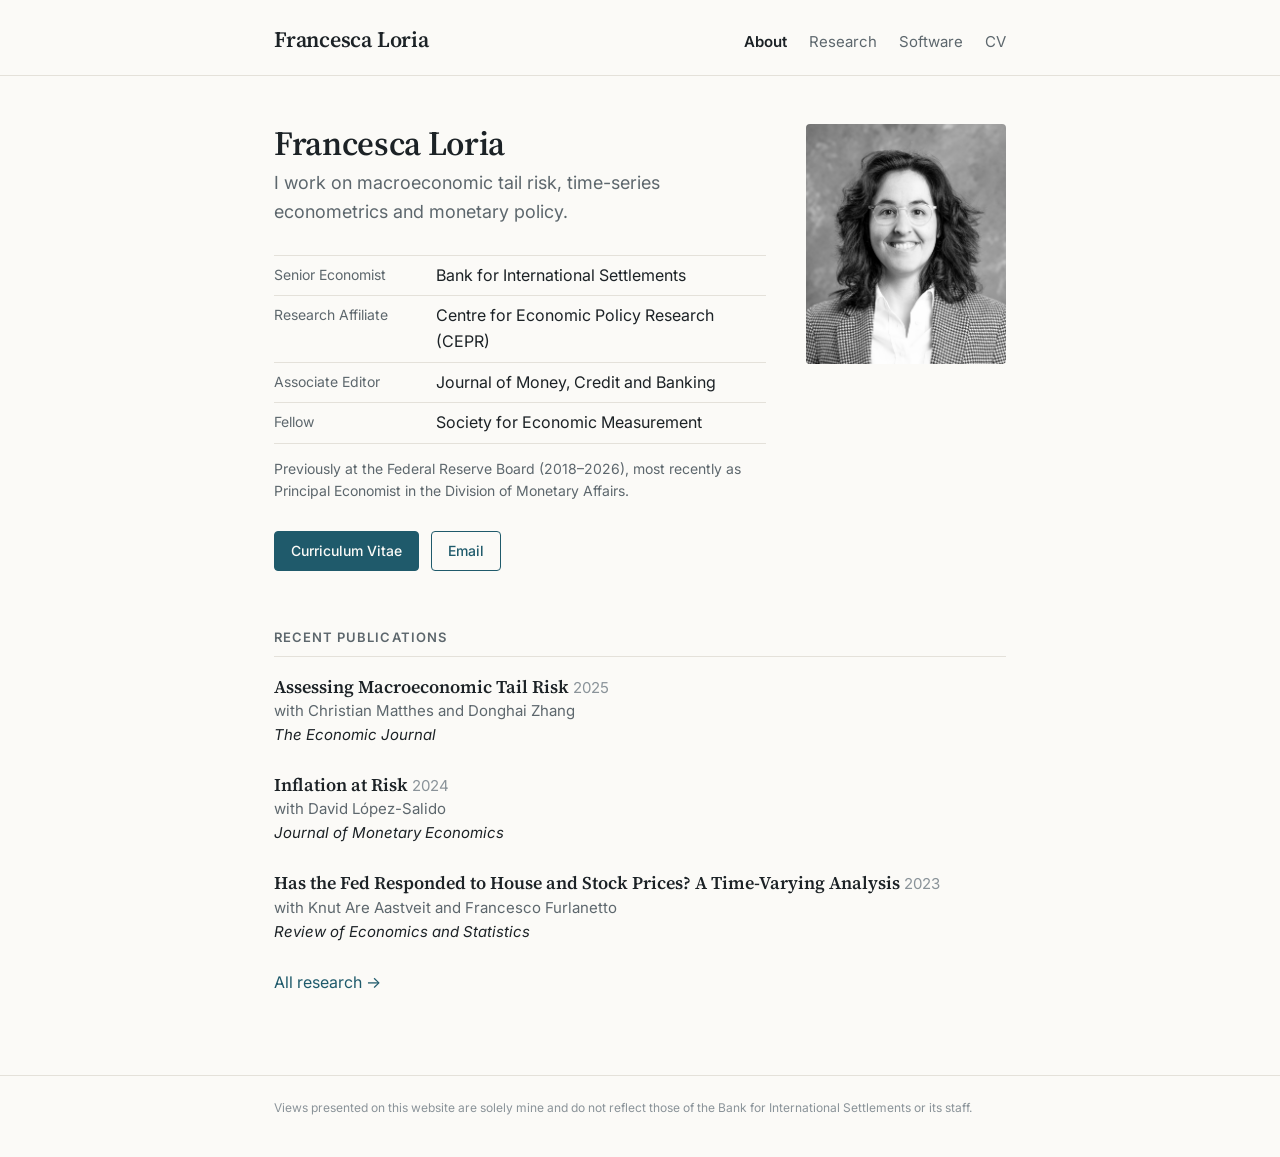
<file: index.html>
<!doctype html>
<html lang="en">
<head>
<meta charset="utf-8">
<meta name="viewport" content="width=device-width, initial-scale=1">
<title>Francesca Loria</title>
<meta name="description" content="Francesca Loria, Senior Economist at the Bank for International Settlements. Research on macroeconomic tail risk, time-series econometrics and monetary policy.">
<link rel="canonical" href="https://franciloria.github.io/">
<meta name="google-site-verification" content="qJaXBexBagF9IhQkFXeN1wiR3Bj8DaO_RTcDuVbibT8">
<link rel="preconnect" href="https://fonts.googleapis.com">
<link rel="preconnect" href="https://fonts.gstatic.com" crossorigin>
<link href="https://fonts.googleapis.com/css2?family=Inter:wght@400;500;600&family=Source+Serif+4:ital,opsz,wght@0,8..60,400;0,8..60,600;1,8..60,400&display=swap" rel="stylesheet">
<link rel="stylesheet" href="style.css">
</head>
<body>
<header class="site-header">
  <div class="wrap">
    <a class="site-name" href="index.html">Francesca Loria</a>
    <nav>
      <a href="index.html" aria-current="page">About</a>
      <a href="research.html">Research</a>
      <a href="software.html">Software</a>
      <a href="CV/Loria_CV.pdf">CV</a>
    </nav>
  </div>
</header>

<main>
  <div class="wrap">
    <section class="intro">
      <div>
        <h1>Francesca Loria</h1>
        <p class="lede">I work on macroeconomic tail risk, time-series econometrics and monetary policy.</p>
        <ul class="roles">
          <li><span class="role">Senior Economist</span><span>Bank for International Settlements</span></li>
          <li><span class="role">Research Affiliate</span><span>Centre for Economic Policy Research (CEPR)</span></li>
          <li><span class="role">Associate Editor</span><span>Journal of Money, Credit and Banking</span></li>
          <li><span class="role">Fellow</span><span>Society for Economic Measurement</span></li>
        </ul>
        <p class="previously">Previously at the Federal Reserve Board (2018–2026), most recently as Principal Economist in the Division of Monetary Affairs.</p>
        <div class="actions">
          <a class="btn primary" href="CV/Loria_CV.pdf">Curriculum Vitae</a>
          <a class="btn" href="mailto:francescaloria.work@gmail.com">Email</a>        </div>
      </div>
      <img src="img/portrait.jpg" alt="Portrait of Francesca Loria">
    </section>

    <h2 style="margin-top:56px">Recent publications</h2>

    <div class="paper">
      <div class="title"><a href="https://doi.org/10.1093/ej/ueae066">Assessing Macroeconomic Tail Risk</a> <span class="year">2025</span></div>
      <div class="authors">with Christian Matthes and Donghai Zhang</div>
      <div class="venue">The Economic Journal</div>
    </div>
    <div class="paper">
      <div class="title"><a href="https://www.sciencedirect.com/science/article/pii/S0304393224000230?dgcid=author">Inflation at Risk</a> <span class="year">2024</span></div>
      <div class="authors">with David López-Salido</div>
      <div class="venue">Journal of Monetary Economics</div>
    </div>
    <div class="paper">
      <div class="title"><a href="https://direct.mit.edu/rest/article/doi/10.1162/rest_a_01120/107661/Has-the-Fed-Responded-to-House-and-Stock-Prices-A">Has the Fed Responded to House and Stock Prices? A Time-Varying Analysis</a> <span class="year">2023</span></div>
      <div class="authors">with Knut Are Aastveit and Francesco Furlanetto</div>
      <div class="venue">Review of Economics and Statistics</div>
    </div>
    <p><a href="research.html">All research →</a></p>
  </div>
</main>

<footer>
  <div class="wrap">Views presented on this website are solely mine and do not reflect those of the Bank for International Settlements or its staff.</div>
</footer>
</body>
</html>
</file>
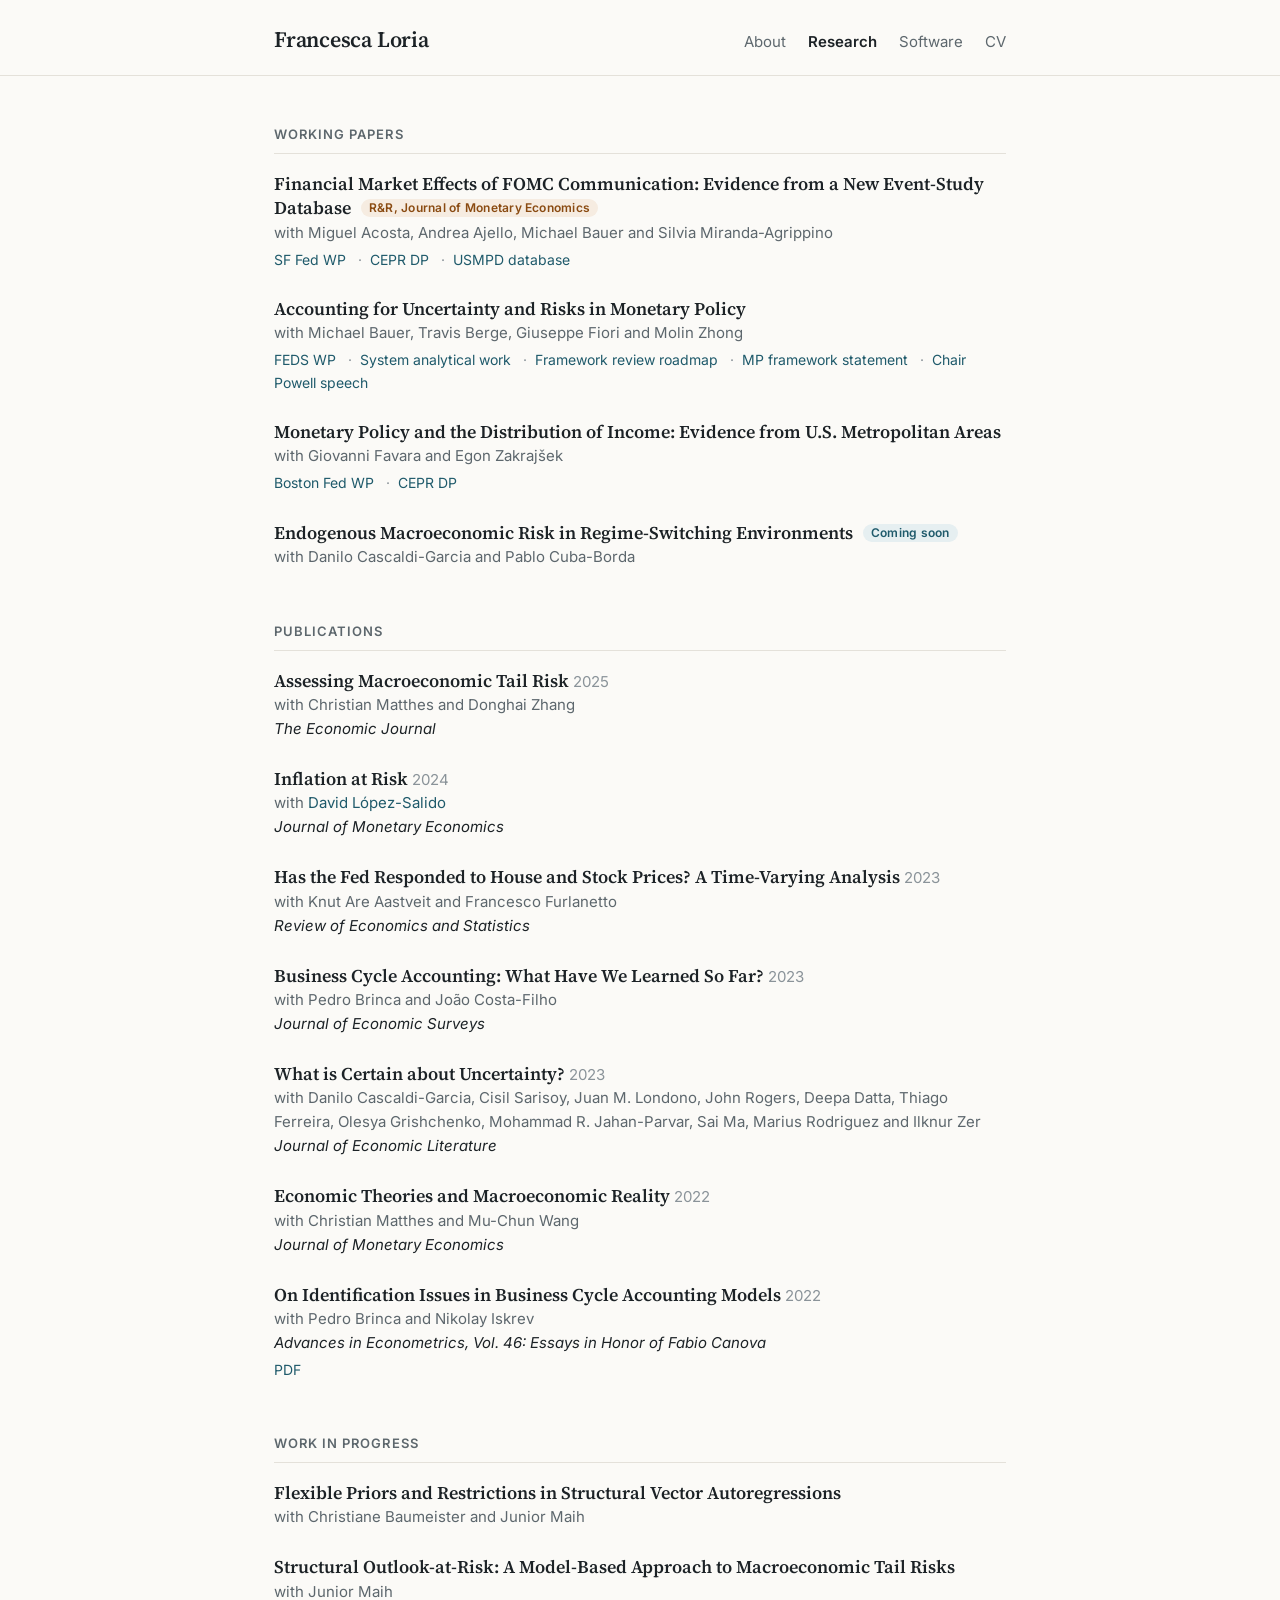
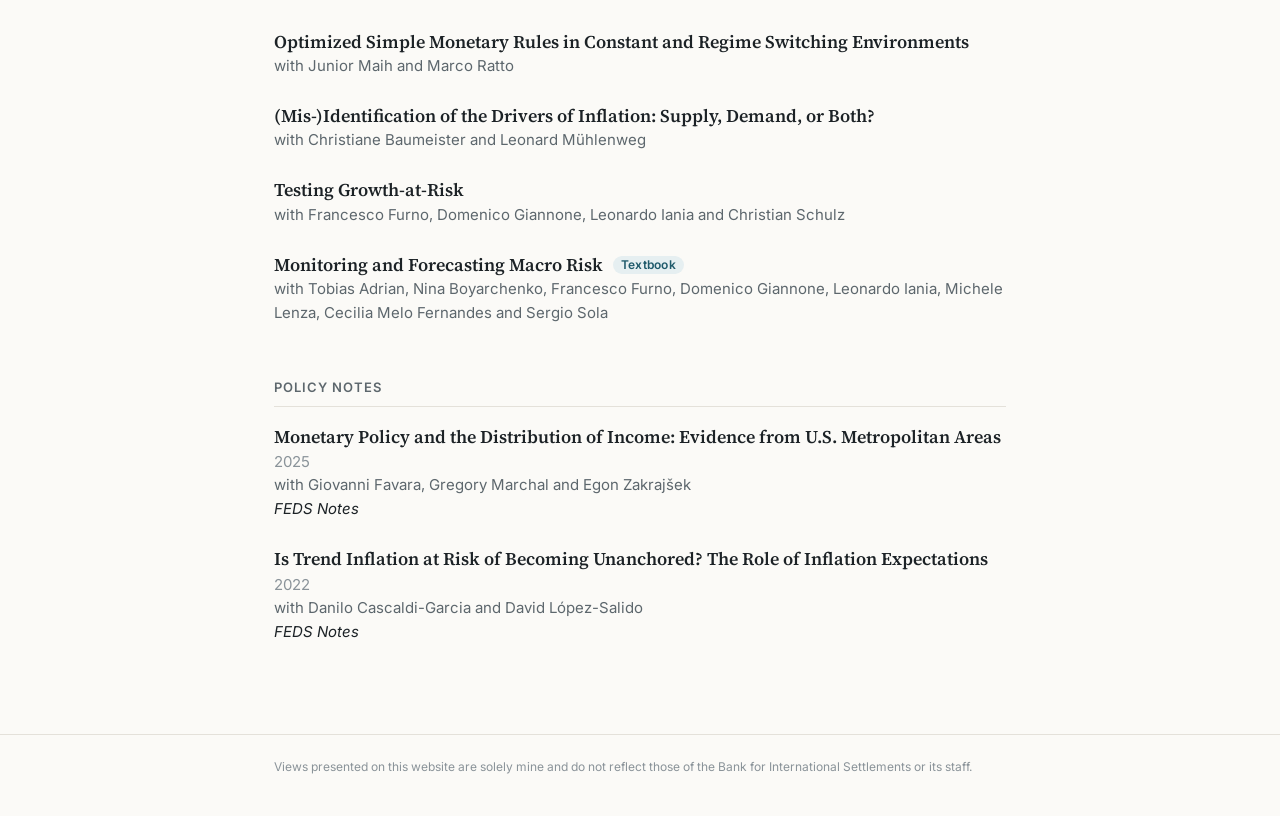
<file: research.html>
<!doctype html>
<html lang="en">
<head>
<meta charset="utf-8">
<meta name="viewport" content="width=device-width, initial-scale=1">
<title>Research · Francesca Loria</title>
<meta name="description" content="Working papers, publications and policy notes by Francesca Loria.">
<link rel="canonical" href="https://franciloria.github.io/research.html">
<link rel="preconnect" href="https://fonts.googleapis.com">
<link rel="preconnect" href="https://fonts.gstatic.com" crossorigin>
<link href="https://fonts.googleapis.com/css2?family=Inter:wght@400;500;600&family=Source+Serif+4:ital,opsz,wght@0,8..60,400;0,8..60,600;1,8..60,400&display=swap" rel="stylesheet">
<link rel="stylesheet" href="style.css">
</head>
<body>
<header class="site-header">
  <div class="wrap">
    <a class="site-name" href="index.html">Francesca Loria</a>
    <nav>
      <a href="index.html">About</a>
      <a href="research.html" aria-current="page">Research</a>
      <a href="software.html">Software</a>
      <a href="CV/Loria_CV.pdf">CV</a>
    </nav>
  </div>
</header>

<main>
  <div class="wrap">

    <h2>Working papers</h2>

    <div class="paper">
      <div class="title">Financial Market Effects of FOMC Communication: Evidence from a New Event-Study Database <span class="badge">R&amp;R, Journal of Monetary Economics</span></div>
      <div class="authors">with Miguel Acosta, Andrea Ajello, Michael Bauer and Silvia Miranda-Agrippino</div>
      <div class="links">
        <a href="https://www.frbsf.org/research-and-insights/publications/working-papers/2025/12/financial-market-effects-of-fomc-communication-evidence-from-a-new-event-study-database/">SF Fed WP</a>
        <a href="https://cepr.org/publications/dp21003">CEPR DP</a>
        <a href="https://www.frbsf.org/research-and-insights/data-and-indicators/us-monetary-policy-event-study-database/">USMPD database</a>
      </div>
    </div>

    <div class="paper">
      <div class="title">Accounting for Uncertainty and Risks in Monetary Policy</div>
      <div class="authors">with Michael Bauer, Travis Berge, Giuseppe Fiori and Molin Zhong</div>
      <div class="links">
        <a href="https://www.federalreserve.gov/econres/feds/accounting-for-uncertainty-and-risks-in-monetary-policy.htm">FEDS WP</a>
        <a href="https://www.federalreserve.gov/monetarypolicy/review-of-monetary-policy-strategy-tools-and-communications-system-analytical-work-2025.htm">System analytical work</a>
        <a href="https://www.federalreserve.gov/econres/notes/feds-notes/a-roadmap-for-the-federal-reserves-2025-review-of-Its-monetary-policy-framework-20250822.html">Framework review roadmap</a>
        <a href="https://www.federalreserve.gov/monetarypolicy/monetary-policy-strategy-tools-and-communications-statement-on-longer-run-goals-monetary-policy-strategy-2025.htm">MP framework statement</a>
        <a href="https://www.federalreserve.gov/newsevents/speech/powell20250822a.htm">Chair Powell speech</a>
      </div>
    </div>

    <div class="paper">
      <div class="title">Monetary Policy and the Distribution of Income: Evidence from U.S. Metropolitan Areas</div>
      <div class="authors">with Giovanni Favara and Egon Zakrajšek</div>
      <div class="links">
        <a href="https://www.bostonfed.org/publications/research-department-working-paper/2025/monetary-policy-and-the-distribution-of-income-evidence-from-us-metropolitan-areas.aspx">Boston Fed WP</a>
        <a href="https://cepr.org/publications/dp19995">CEPR DP</a>
      </div>
    </div>

    <div class="paper">
      <div class="title">Endogenous Macroeconomic Risk in Regime-Switching Environments <span class="badge neutral">Coming soon</span></div>
      <div class="authors">with Danilo Cascaldi-Garcia and Pablo Cuba-Borda</div>
    </div>

    <h2>Publications</h2>

    <div class="paper">
      <div class="title"><a href="https://doi.org/10.1093/ej/ueae066">Assessing Macroeconomic Tail Risk</a> <span class="year">2025</span></div>
      <div class="authors">with Christian Matthes and Donghai Zhang</div>
      <div class="venue">The Economic Journal</div>
    </div>

    <div class="paper">
      <div class="title"><a href="https://www.sciencedirect.com/science/article/pii/S0304393224000230?dgcid=author">Inflation at Risk</a> <span class="year">2024</span></div>
      <div class="authors">with <a href="https://cepr.org/active/researchers/contact.php?IDENT=135359">David López-Salido</a></div>
      <div class="venue">Journal of Monetary Economics</div>
    </div>

    <div class="paper">
      <div class="title"><a href="https://direct.mit.edu/rest/article/doi/10.1162/rest_a_01120/107661/Has-the-Fed-Responded-to-House-and-Stock-Prices-A">Has the Fed Responded to House and Stock Prices? A Time-Varying Analysis</a> <span class="year">2023</span></div>
      <div class="authors">with Knut Are Aastveit and Francesco Furlanetto</div>
      <div class="venue">Review of Economics and Statistics</div>
    </div>

    <div class="paper">
      <div class="title"><a href="https://onlinelibrary.wiley.com/doi/10.1111/joes.12581">Business Cycle Accounting: What Have We Learned So Far?</a> <span class="year">2023</span></div>
      <div class="authors">with Pedro Brinca and João Costa-Filho</div>
      <div class="venue">Journal of Economic Surveys</div>
    </div>

    <div class="paper">
      <div class="title"><a href="https://www.aeaweb.org/articles?id=10.1257/jel.20211645&amp;&amp;from=f">What is Certain about Uncertainty?</a> <span class="year">2023</span></div>
      <div class="authors">with Danilo Cascaldi-Garcia, Cisil Sarisoy, Juan M. Londono, John Rogers, Deepa Datta, Thiago Ferreira, Olesya Grishchenko, Mohammad R. Jahan-Parvar, Sai Ma, Marius Rodriguez and Ilknur Zer</div>
      <div class="venue">Journal of Economic Literature</div>
    </div>

    <div class="paper">
      <div class="title"><a href="https://www.sciencedirect.com/science/article/pii/S0304393221001434">Economic Theories and Macroeconomic Reality</a> <span class="year">2022</span></div>
      <div class="authors">with Christian Matthes and Mu-Chun Wang</div>
      <div class="venue">Journal of Monetary Economics</div>
    </div>

    <div class="paper">
      <div class="title"><a href="https://www.emerald.com/insight/content/doi/10.1108/S0731-90532022000044A004/full/html">On Identification Issues in Business Cycle Accounting Models</a> <span class="year">2022</span></div>
      <div class="authors">with Pedro Brinca and Nikolay Iskrev</div>
      <div class="venue">Advances in Econometrics, Vol. 46: Essays in Honor of Fabio Canova</div>
      <div class="links"><a href="files/Brinca_Iskrev_Loria_2022_BCA_identification.pdf">PDF</a></div>
    </div>

    <h2>Work in progress</h2>

    <div class="paper">
      <div class="title">Flexible Priors and Restrictions in Structural Vector Autoregressions</div>
      <div class="authors">with Christiane Baumeister and Junior Maih</div>
    </div>
    <div class="paper">
      <div class="title">Structural Outlook-at-Risk: A Model-Based Approach to Macroeconomic Tail Risks</div>
      <div class="authors">with Junior Maih</div>
    </div>
    <div class="paper">
      <div class="title">Optimized Simple Monetary Rules in Constant and Regime Switching Environments</div>
      <div class="authors">with Junior Maih and Marco Ratto</div>
    </div>
    <div class="paper">
      <div class="title">(Mis-)Identification of the Drivers of Inflation: Supply, Demand, or Both?</div>
      <div class="authors">with Christiane Baumeister and Leonard Mühlenweg</div>
    </div>
    <div class="paper">
      <div class="title">Testing Growth-at-Risk</div>
      <div class="authors">with Francesco Furno, Domenico Giannone, Leonardo Iania and Christian Schulz</div>
    </div>
    <div class="paper">
      <div class="title">Monitoring and Forecasting Macro Risk <span class="badge neutral">Textbook</span></div>
      <div class="authors">with Tobias Adrian, Nina Boyarchenko, Francesco Furno, Domenico Giannone, Leonardo Iania, Michele Lenza, Cecilia Melo Fernandes and Sergio Sola</div>
    </div>

    <h2>Policy notes</h2>

    <div class="paper">
      <div class="title"><a href="https://www.federalreserve.gov/econres/notes/feds-notes/monetary-policy-and-the-distribution-of-income-evidence-from-us-metropolitan-areas-20250331.html">Monetary Policy and the Distribution of Income: Evidence from U.S. Metropolitan Areas</a> <span class="year">2025</span></div>
      <div class="authors">with Giovanni Favara, Gregory Marchal and Egon Zakrajšek</div>
      <div class="venue">FEDS Notes</div>
    </div>
    <div class="paper">
      <div class="title"><a href="https://www.federalreserve.gov/econres/notes/feds-notes/is-trend-inflation-at-risk-of-becoming-unanchored-the-role-of-inflation-expectations-20220331.htm">Is Trend Inflation at Risk of Becoming Unanchored? The Role of Inflation Expectations</a> <span class="year">2022</span></div>
      <div class="authors">with Danilo Cascaldi-Garcia and David López-Salido</div>
      <div class="venue">FEDS Notes</div>
    </div>

  </div>
</main>

<footer>
  <div class="wrap">Views presented on this website are solely mine and do not reflect those of the Bank for International Settlements or its staff.</div>
</footer>
</body>
</html>
</file>
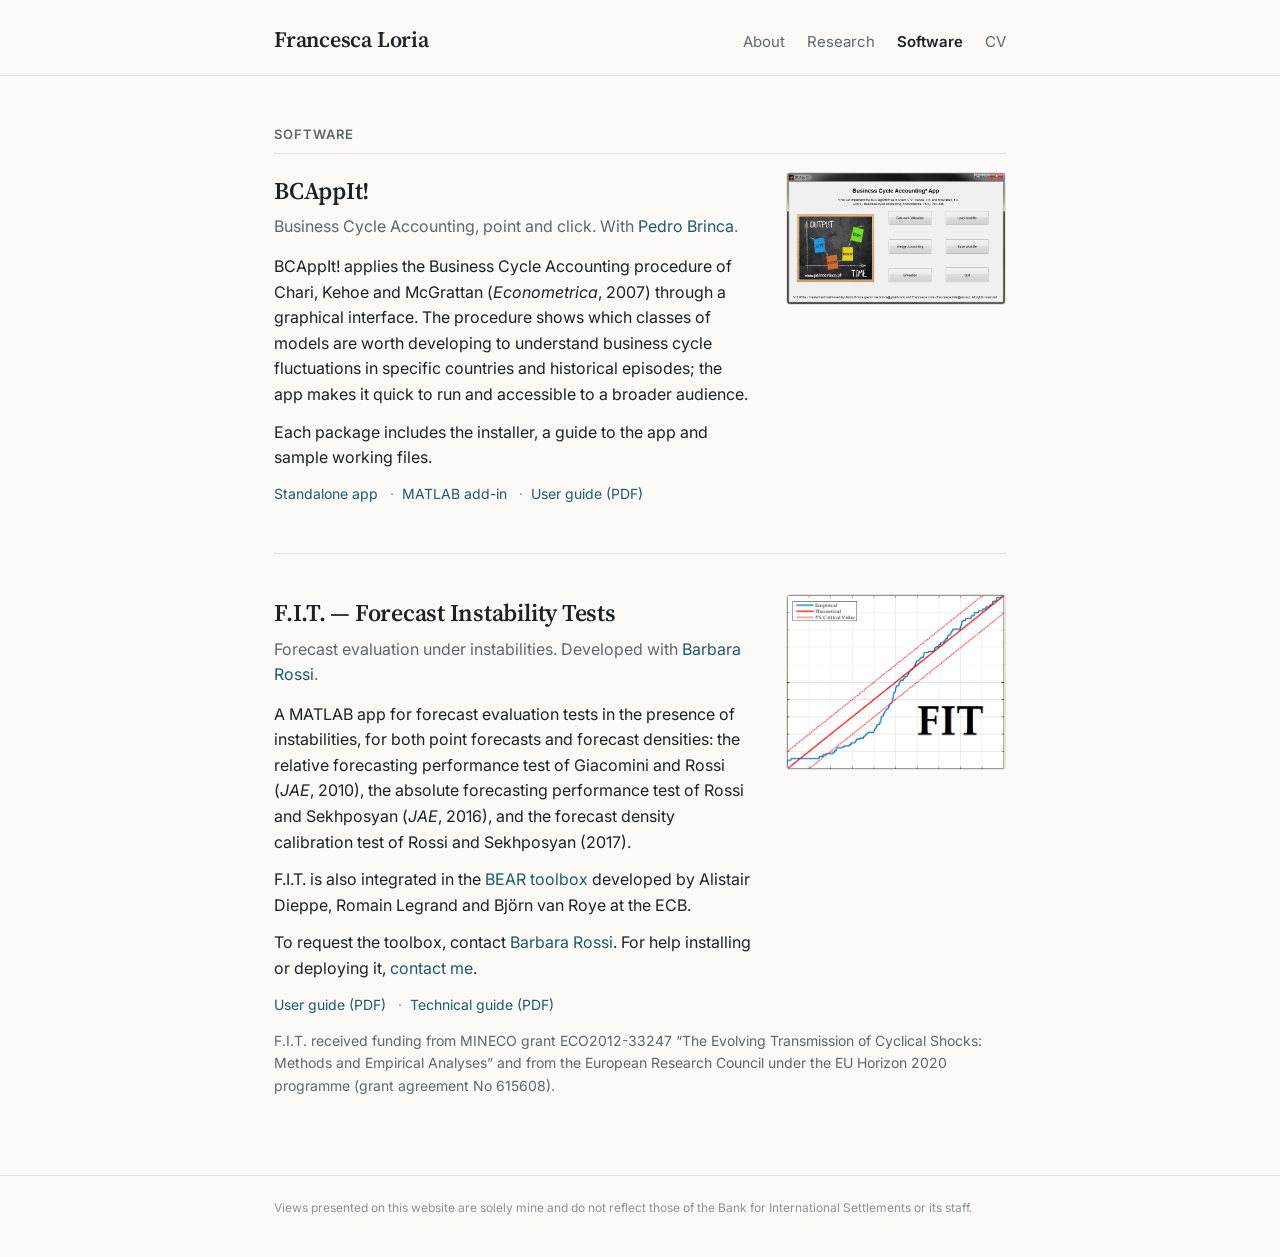
<file: software.html>
<!doctype html>
<html lang="en">
<head>
<meta charset="utf-8">
<meta name="viewport" content="width=device-width, initial-scale=1">
<title>Software · Francesca Loria</title>
<meta name="description" content="BCAppIt! and F.I.T.: point-and-click MATLAB apps for business cycle accounting and forecast instability tests.">
<link rel="canonical" href="https://franciloria.github.io/software.html">
<link rel="preconnect" href="https://fonts.googleapis.com">
<link rel="preconnect" href="https://fonts.gstatic.com" crossorigin>
<link href="https://fonts.googleapis.com/css2?family=Inter:wght@400;500;600&family=Source+Serif+4:ital,opsz,wght@0,8..60,400;0,8..60,600;1,8..60,400&display=swap" rel="stylesheet">
<link rel="stylesheet" href="style.css">
</head>
<body>
<header class="site-header">
  <div class="wrap">
    <a class="site-name" href="index.html">Francesca Loria</a>
    <nav>
      <a href="index.html">About</a>
      <a href="research.html">Research</a>
      <a href="software.html" aria-current="page">Software</a>
      <a href="CV/Loria_CV.pdf">CV</a>
    </nav>
  </div>
</header>

<main>
  <div class="wrap">

    <h2>Software</h2>
    <section class="project" id="bcappit">
      <div>
        <h3>BCAppIt!</h3>
        <p class="sub">Business Cycle Accounting, point and click. With <a href="http://pedrobrinca.pt/">Pedro Brinca</a>.</p>
        <p>BCAppIt! applies the Business Cycle Accounting procedure of Chari, Kehoe and McGrattan (<em>Econometrica</em>, 2007) through a graphical interface. The procedure shows which classes of models are worth developing to understand business cycle fluctuations in specific countries and historical episodes; the app makes it quick to run and accessible to a broader audience.</p>
        <p>Each package includes the installer, a guide to the app and sample working files.</p>
        <div class="links">
          <a href="https://www.dropbox.com/s/okjbihk797w0hqr/AppStandalone_BCAppIt%21_V0.003.zip?dl=0">Standalone app</a>
          <a href="https://www.dropbox.com/s/r6kacn4k30o2az9/AppMatlab_BCAppIt%21_V0.003.zip?dl=0">MATLAB add-in</a>
          <a href="files/BCAppIt_user_guide.pdf">User guide (PDF)</a>
        </div>
      </div>
      <img src="img/bcappit.png" alt="BCAppIt! interface">
    </section>

    <section class="project" id="fit" style="margin-top:48px; padding-top:40px; border-top:1px solid var(--rule)">
      <div>
        <h3>F.I.T. — Forecast Instability Tests</h3>
        <p class="sub">Forecast evaluation under instabilities. Developed with <a href="https://sites.google.com/site/barbararossiwebsite/">Barbara Rossi</a>.</p>
        <p>A MATLAB app for forecast evaluation tests in the presence of instabilities, for both point forecasts and forecast densities: the relative forecasting performance test of Giacomini and Rossi (<em>JAE</em>, 2010), the absolute forecasting performance test of Rossi and Sekhposyan (<em>JAE</em>, 2016), and the forecast density calibration test of Rossi and Sekhposyan (2017).</p>
        <p>F.I.T. is also integrated in the <a href="https://ideas.repec.org/p/ecb/ecbwps/20161934.html">BEAR toolbox</a> developed by Alistair Dieppe, Romain Legrand and Björn van Roye at the ECB.</p>
        <p>To request the toolbox, contact <a href="https://sites.google.com/site/barbararossiwebsite/">Barbara Rossi</a>. For help installing or deploying it, <a href="mailto:francescaloria.work@gmail.com">contact me</a>.</p>
        <div class="links">
          <a href="files/FIT_user_guide.pdf">User guide (PDF)</a>
          <a href="files/FIT_technical_guide.pdf">Technical guide (PDF)</a>
        </div>
      </div>
      <img src="img/fit.png" alt="F.I.T. interface">
    </section>
    <p class="note">F.I.T. received funding from MINECO grant ECO2012-33247 “The Evolving Transmission of Cyclical Shocks: Methods and Empirical Analyses” and from the European Research Council under the EU Horizon 2020 programme (grant agreement No 615608).</p>

  </div>
</main>

<footer>
  <div class="wrap">Views presented on this website are solely mine and do not reflect those of the Bank for International Settlements or its staff.</div>
</footer>
</body>
</html>
</file>
<file: style.css>
:root {
  --bg: #fbfaf7;
  --surface: #ffffff;
  --text: #1c2226;
  --muted: #5d676d;
  --faint: #8a9399;
  --rule: #e4e1da;
  --accent: #1f5a6b;
  --accent-soft: #e6eff1;
  --badge: #8a4b12;
  --badge-soft: #f6ece1;
  --serif: "Source Serif 4", Georgia, "Times New Roman", serif;
  --sans: "Inter", -apple-system, BlinkMacSystemFont, "Segoe UI", sans-serif;
}

@media (prefers-color-scheme: dark) {
  :root {
    --bg: #14181b;
    --surface: #1b2024;
    --text: #e6e8e9;
    --muted: #a3acb1;
    --faint: #7b858b;
    --rule: #2c3337;
    --accent: #7fc0d0;
    --accent-soft: #1e3138;
    --badge: #e0a86f;
    --badge-soft: #33271c;
  }
}

* { box-sizing: border-box; }

html { -webkit-text-size-adjust: 100%; }

body {
  margin: 0;
  background: var(--bg);
  color: var(--text);
  font-family: var(--sans);
  font-size: 16px;
  line-height: 1.6;
}

a { color: var(--accent); text-decoration: none; }
a:hover { text-decoration: underline; text-underline-offset: 3px; }

.wrap { max-width: 780px; margin: 0 auto; padding: 0 24px; }

/* Header */
.site-header { border-bottom: 1px solid var(--rule); }
.site-header .wrap {
  display: flex; align-items: baseline; justify-content: space-between;
  gap: 16px; flex-wrap: wrap; padding-top: 22px; padding-bottom: 18px;
}
.site-name {
  font-family: var(--serif); font-size: 22px; font-weight: 600;
  color: var(--text); letter-spacing: -0.01em;
}
.site-name:hover { text-decoration: none; }
nav { display: flex; gap: 22px; flex-wrap: wrap; }
nav a { color: var(--muted); font-size: 15px; }
nav a:hover { color: var(--text); text-decoration: none; }
nav a[aria-current="page"] { color: var(--text); font-weight: 600; }

main { padding: 48px 0 64px; }

h1, h2, h3 { font-family: var(--serif); font-weight: 600; letter-spacing: -0.01em; }
h1 { font-size: 34px; line-height: 1.15; margin: 0 0 6px; }
h2 {
  font-size: 13px; font-family: var(--sans); text-transform: uppercase;
  letter-spacing: 0.08em; color: var(--muted); font-weight: 600;
  margin: 52px 0 18px; padding-bottom: 8px; border-bottom: 1px solid var(--rule);
}
h2:first-child { margin-top: 0; }

/* Home */
.intro { display: grid; grid-template-columns: 1fr 200px; gap: 40px; align-items: start; }
.intro img {
  width: 200px; height: 240px; object-fit: cover; border-radius: 4px;
  filter: grayscale(100%); background: var(--rule);
}
.lede { font-size: 18px; color: var(--muted); margin: 0 0 28px; }
.roles { list-style: none; padding: 0; margin: 0 0 28px; }
.roles li { padding: 7px 0; border-top: 1px solid var(--rule); display: grid; grid-template-columns: 150px 1fr; gap: 12px; }
.roles li:last-child { border-bottom: 1px solid var(--rule); }
.roles .role { color: var(--muted); font-size: 14px; padding-top: 1px; }
.roles + .previously { margin: -14px 0 28px; font-size: 14px; color: var(--muted); }
.actions { display: flex; gap: 12px; flex-wrap: wrap; align-items: center; }.btn {
  display: inline-block; padding: 8px 16px; border-radius: 4px; font-size: 14px;
  font-weight: 500; border: 1px solid var(--accent);
}
.btn.primary { background: var(--accent); color: var(--bg); }
.btn:hover { text-decoration: none; opacity: 0.88; }

/* Papers */
.paper { margin: 0 0 26px; }
.paper .title { font-family: var(--serif); font-size: 18px; font-weight: 600; line-height: 1.35; }
.paper .title a { color: var(--text); }
.paper .title a:hover { color: var(--accent); }
.paper .authors { color: var(--muted); font-size: 15px; }
.paper .venue { font-style: italic; font-size: 15px; }
.paper .year { color: var(--faint); font-weight: 400; font-family: var(--sans); font-size: 15px; }
.links { margin-top: 4px; font-size: 14px; }
.links a + a::before { content: "·"; color: var(--faint); margin: 0 8px; display: inline-block; }
.badge {
  display: inline-block; font-family: var(--sans); font-size: 12px; font-weight: 600;
  padding: 1px 8px; border-radius: 10px; margin-left: 6px; vertical-align: 2px;
  background: var(--badge-soft); color: var(--badge); letter-spacing: 0.02em;
}
.badge.neutral { background: var(--accent-soft); color: var(--accent); }

/* Software */
.project { display: grid; grid-template-columns: 1fr 220px; gap: 32px; margin-bottom: 12px; }
.project img { width: 100%; border: 1px solid var(--rule); border-radius: 4px; background: var(--surface); }
.project h3 { font-size: 24px; margin: 0 0 4px; }
.project .sub { color: var(--muted); margin: 0 0 14px; }
.project p { margin: 0 0 12px; }
.note { font-size: 14px; color: var(--muted); }

footer { border-top: 1px solid var(--rule); padding: 22px 0 40px; font-size: 12px; color: var(--faint); }

@media (max-width: 640px) {
  main { padding-top: 32px; }
  h1 { font-size: 28px; }
  .intro { grid-template-columns: 1fr; gap: 24px; }
  .intro img { order: -1; width: 140px; height: 168px; }
  .roles li { grid-template-columns: 1fr; gap: 0; }
  .project { grid-template-columns: 1fr; gap: 16px; }
  .project img { max-width: 320px; }
}
</file>
